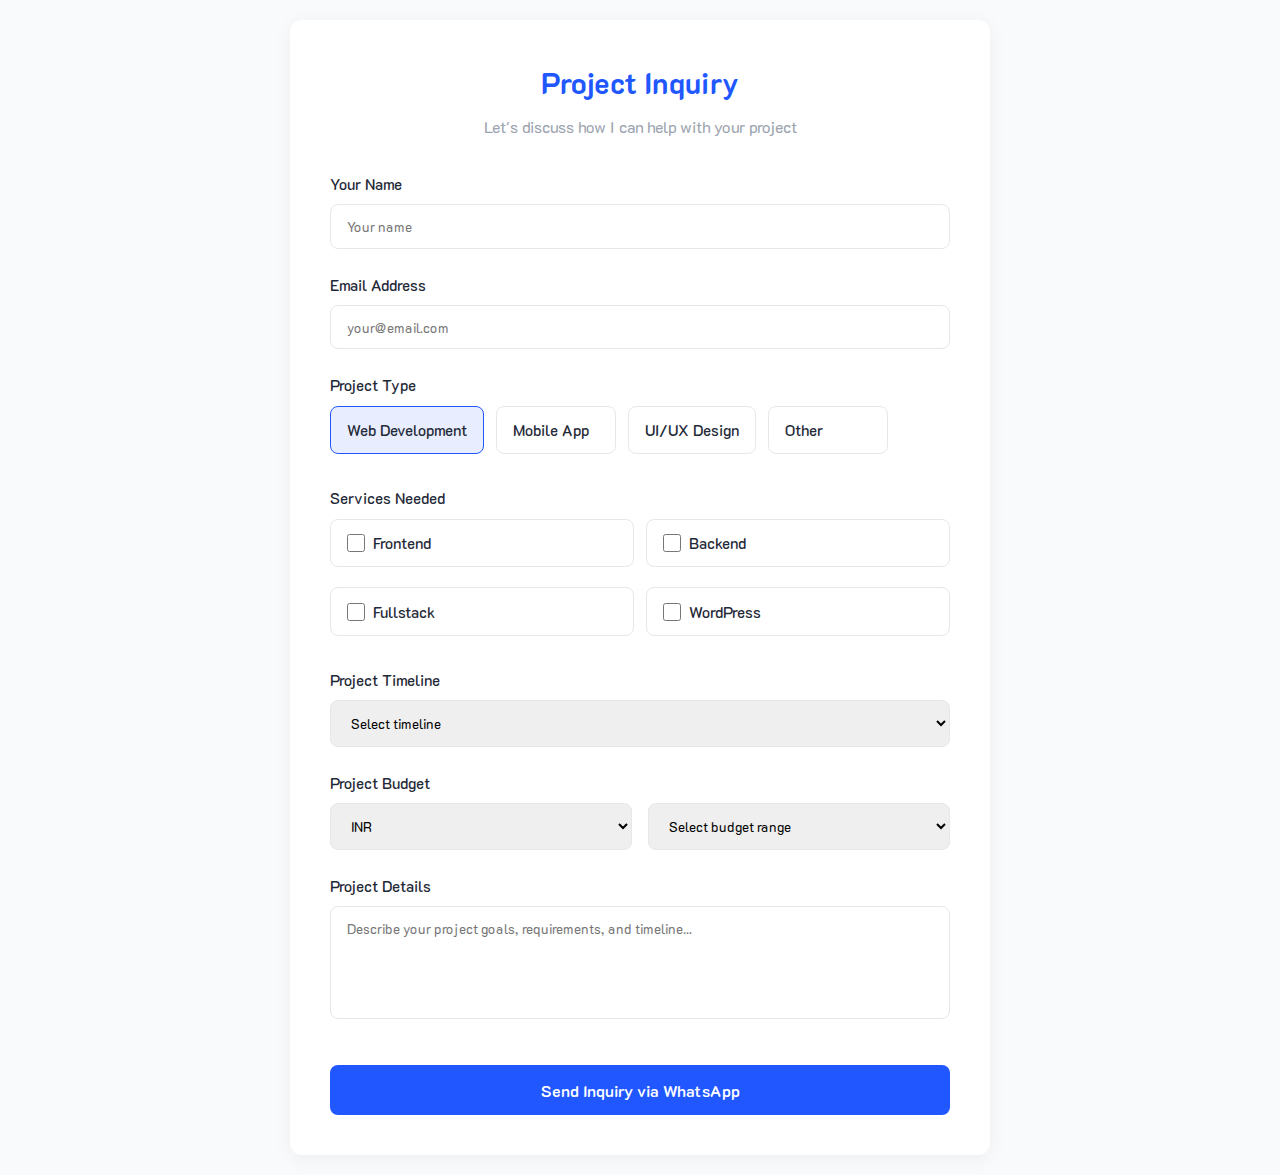
<file: hire_me.html>
<!DOCTYPE html>
<html lang="en">
<head>
    <link href="https://fonts.googleapis.com/css2?family=K2D:wght@200;300;400;500;600;700&display=swap" rel="stylesheet">
    <meta charset="UTF-8">
    <meta name="viewport" content="width=device-width, initial-scale=1.0">
    <title>Work With Me | Your Portfolio</title>
    <style>
        :root {
            --primary: #2057FF;
            --primary-light: rgba(32, 87, 255, 0.1);
            --dark: #1F2937;
            --light: #F9FAFB;
            --gray: #E5E7EB;
            --gray-dark: #9CA3AF;
            --success: #10B981;
            --border-radius: 8px;
        }
        
        * {
            margin: 0;
            padding: 0;
            box-sizing: border-box;
        }
        
        body {
            font-family: 'K2D', sans-serif;
            background-color: #f8fafc;
            color: var(--dark);
            line-height: 1.6;
            padding: 20px;
        }
        
        .card {
            background: white;
            border-radius: 12px;
            box-shadow: 0 4px 20px rgba(0, 0, 0, 0.05);
            max-width: 700px;
            margin: 0 auto;
            padding: 2.5rem;
            animation: fadeIn 0.4s ease-out;
        }
        
        .form-header {
            text-align: center;
            margin-bottom: 2rem;
        }
        
        .form-header h2 {
            font-size: 1.8rem;
            margin-bottom: 0.5rem;
            color: var(--primary);
        }
        
        .form-header p {
            color: var(--gray-dark);
        }
        
        .form-group {
            margin-bottom: 1.5rem;
        }
        
        label {
            display: block;
            margin-bottom: 0.5rem;
            font-weight: 500;
            color: var(--dark);
            font-size: 0.95rem;
        }
        
        input, select, textarea {
            width: 100%;
            padding: 0.8rem 1rem;
            border: 1px solid var(--gray);
            border-radius: var(--border-radius);
            font-family: 'K2D';
            transition: all 0.2s;
        }
        
        input:focus, select:focus, textarea:focus {
            outline: none;
            border-color: var(--primary);
            box-shadow: 0 0 0 3px var(--primary-light);
        }
        
        .option-group {
            display: flex;
            flex-wrap: wrap;
            gap: 0.75rem;
        }
        
        .option-item {
            display: flex;
            align-items: center;
            gap: 0.5rem;
            padding: 0.7rem 1rem;
            border-radius: var(--border-radius);
            border: 1px solid var(--gray);
            background: white;
            transition: all 0.2s;
            cursor: pointer;
            flex: 1 1 calc(50% - 0.75rem);
            min-width: 120px;
            position: relative;
        }
        
        .option-item:hover {
            border-color: var(--primary);
            background-color: var(--primary-light);
        }
        
        input[type="radio"] {
            position: absolute;
            opacity: 0;
            width: 0;
            height: 0;
        }
        
        input[type="radio"]:checked + .option-item {
            border-color: var(--primary);
            background-color: var(--primary-light);
        }
        
        .option-item input[type="checkbox"] {
            width: 18px;
            height: 18px;
            min-width: 18px;
            accent-color: var(--primary);
        }
        
        .budget-container {
            display: flex;
            gap: 1rem;
        }
        
        .budget-container select {
            flex: 2;
        }
        
        .currency-select {
            flex: 1;
        }
        
        .submit-btn {
            background: var(--primary);
            color: white;
            border: none;
            padding: 0.9rem;
            border-radius: var(--border-radius);
            font-weight: 600;
            cursor: pointer;
            width: 100%;
            transition: all 0.2s;
            margin-top: 1rem;
            font-size: 1rem;
            font-family: "K2D";
        }
        
        .submit-btn:hover {
            background: #1a4be6;
            transform: translateY(-1px);
        }
        
        .success-message {
            display: none;
            background-color: rgba(16, 185, 129, 0.1);
            color: var(--success);
            padding: 1rem;
            border-radius: var(--border-radius);
            text-align: center;
            margin-top: 1.5rem;
            font-weight: 500;
            border-left: 3px solid var(--success);
        }
        
        @keyframes fadeIn {
            from { opacity: 0; transform: translateY(10px); }
            to { opacity: 1; transform: translateY(0); }
        }
        
        @media (max-width: 600px) {
            .card {
                padding: 1.5rem;
            }
            
            .option-group {
                flex-direction: column;
                gap: 0.5rem;
            }
            
            .option-item {
                flex: 1 1 100%;
                padding: 0.8rem;
            }
            
            .budget-container {
                flex-direction: column;
                gap: 0.75rem;
            }
        }
    </style>
</head>
<body>
    <div class="card">
        <div class="form-header">
            <h2>Project Inquiry</h2>
            <p>Let's discuss how I can help with your project</p>
        </div>
        
        <form id="hireForm">
            <div class="form-group">
                <label for="name">Your Name</label>
                <input type="text" id="name" placeholder="Your name" required>
            </div>
            
            <div class="form-group">
                <label for="email">Email Address</label>
                <input type="email" id="email" placeholder="your@email.com" required>
            </div>
            
            <div class="form-group">
                <label>Project Type</label>
                <div class="option-group">
                    <div class="radio-wrapper">
                        <input type="radio" id="web" name="projectType" value="Web Development" checked>
                        <label for="web" class="option-item">Web Development</label>
                    </div>
                    <div class="radio-wrapper">
                        <input type="radio" id="mobile" name="projectType" value="Mobile App">
                        <label for="mobile" class="option-item">Mobile App</label>
                    </div>
                    <div class="radio-wrapper">
                        <input type="radio" id="design" name="projectType" value="UI/UX Design">
                        <label for="design" class="option-item">UI/UX Design</label>
                    </div>
                    <div class="radio-wrapper">
                        <input type="radio" id="other" name="projectType" value="Other">
                        <label for="other" class="option-item">Other</label>
                    </div>
                </div>
            </div>
            
            <div class="form-group">
                <label>Services Needed</label>
                <div class="option-group" id="servicesContainer">
                    <!-- Will be populated by JavaScript -->
                </div>
            </div>
            
            <div class="form-group">
                <label for="timeline">Project Timeline</label>
                <select id="timeline" required>
                    <option value="" disabled selected>Select timeline</option>
                    <option value="1-4 weeks">1-4 weeks</option>
                    <option value="1-3 months">1-3 months</option>
                    <option value="3-6 months">3-6 months</option>
                    <option value="6+ months">6+ months</option>
                </select>
            </div>
            
            <div class="form-group">
                <label for="budget">Project Budget</label>
                <div class="budget-container">
                    <select id="currency" class="currency-select">
                        <option value="INR">INR</option>
                        <option value="USD">USD</option>
                    </select>
                    <select id="budget" required>
                        <option value="" disabled selected>Select budget range</option>
                        <option value="Under ₹50,000">Under ₹50,000</option>
                        <option value="₹50,000 - ₹1,00,000">₹50,000 - ₹1,00,000</option>
                        <option value="₹1,00,000 - ₹3,00,000">₹1,00,000 - ₹3,00,000</option>
                        <option value="₹3,00,000+">₹3,00,000+</option>
                    </select>
                </div>
            </div>
            
            <div class="form-group">
                <label for="message">Project Details</label>
                <textarea id="message" rows="5" placeholder="Describe your project goals, requirements, and timeline..." style="resize: none;"></textarea>
            </div>
            
            <button type="submit" class="submit-btn">Send Inquiry via WhatsApp</button>
            
            <div class="success-message" id="successMessage">
                <svg xmlns="http://www.w3.org/2000/svg" width="20" height="20" viewBox="0 0 24 24" fill="none" stroke="currentColor" stroke-width="2" stroke-linecap="round" stroke-linejoin="round" style="margin-right: 8px;">
                    <path d="M22 11.08V12a10 10 0 1 1-5.93-9.14"></path>
                    <polyline points="22 4 12 14.01 9 11.01"></polyline>
                </svg>
                Thank you! Your inquiry has been sent via WhatsApp.
            </div>
        </form>
    </div>

    <script>
        const hireForm = document.getElementById('hireForm');
        const successMessage = document.getElementById('successMessage');
        const servicesContainer = document.getElementById('servicesContainer');
        const budgetSelect = document.getElementById('budget');
        const currencySelect = document.getElementById('currency');
        
        // Service options by project type
        const serviceOptions = {
            web: [
                { value: "Frontend Development", label: "Frontend" },
                { value: "Backend Development", label: "Backend" },
                { value: "Fullstack Development", label: "Fullstack" },
                { value: "WordPress Development", label: "WordPress" }
            ],
            mobile: [
                { value: "Flutter App", label: "Flutter" },
                { value: "React Native App", label: "React Native" },
                { value: "iOS App", label: "iOS" },
                { value: "Android App", label: "Android" },
                { value: "Cross-platform App", label: "Cross-platform" }
            ],
            design: [
                { value: "UI Design", label: "UI Design" },
                { value: "UX Design", label: "UX Design" },
                { value: "Prototyping", label: "Prototyping" },
                { value: "Branding", label: "Branding" },
                { value: "Design System", label: "Design System" }
            ],
            other: [
                { value: "Consulting", label: "Consulting" },
                { value: "Mentoring", label: "Mentoring" },
                { value: "Code Review", label: "Code Review" },
                { value: "Other Service", label: "Other" }
            ]
        };
        
        // Budget ranges in different currencies
        const budgetRanges = {
            INR: [
                { value: "Under ₹50,000", label: "Under ₹50,000" },
                { value: "₹50,000 - ₹1,00,000", label: "₹50,000 - ₹1,00,000" },
                { value: "₹1,00,000 - ₹3,00,000", label: "₹1,00,000 - ₹3,00,000" },
                { value: "₹3,00,000+", label: "₹3,00,000+" }
            ],
            USD: [
                { value: "Under $1,000", label: "Under $1,000" },
                { value: "$1,000 - $5,000", label: "$1,000 - $5,000" },
                { value: "$5,000 - $15,000", label: "$5,000 - $15,000" },
                { value: "$15,000+", label: "$15,000+" }
            ]
        };
        
        // Update services based on project type
        function updateServices(projectType) {
            servicesContainer.innerHTML = '';
            const services = serviceOptions[projectType] || serviceOptions.other;
            
            services.forEach(service => {
                const optionItem = document.createElement('label');
                optionItem.className = 'option-item';
                optionItem.innerHTML = `
                    <input type="checkbox" name="services" value="${service.value}">
                    ${service.label}
                `;
                servicesContainer.appendChild(optionItem);
            });
        }
        
        // Update budget options based on currency
        function updateBudgetOptions(currency) {
            budgetSelect.innerHTML = '<option value="" disabled selected>Select budget range</option>';
            const ranges = budgetRanges[currency] || budgetRanges.INR;
            
            ranges.forEach(range => {
                const option = document.createElement('option');
                option.value = range.value;
                option.textContent = range.label;
                budgetSelect.appendChild(option);
            });
        }
        
        // Initial setup
        updateServices('web');
        
        // Event listeners
        document.querySelectorAll('input[name="projectType"]').forEach(radio => {
            radio.addEventListener('change', (e) => {
                updateServices(e.target.id); // Use id instead of value
            });
        });
        
        currencySelect.addEventListener('change', (e) => {
            updateBudgetOptions(e.target.value);
        });
        
        hireForm.addEventListener('submit', (e) => {
            e.preventDefault();
            
            // Get form values
            const formData = {
                name: document.getElementById('name').value,
                email: document.getElementById('email').value,
                projectType: document.querySelector('input[name="projectType"]:checked').value,
                services: Array.from(document.querySelectorAll('input[name="services"]:checked')).map(el => el.value),
                timeline: document.getElementById('timeline').value,
                budget: document.getElementById('budget').value,
                currency: document.getElementById('currency').value,
                message: document.getElementById('message').value
            };
            
            // Format WhatsApp message
            const whatsappMessage = `
 *Project Inquiry*

*Name:* ${formData.name}
*Email:* ${formData.email}
*Project Type:* ${formData.projectType}
*Services Needed:* ${formData.services.join(', ')}
*Timeline:* ${formData.timeline}
*Budget:* ${formData.budget}

*Project Details:*
${formData.message}

            `.trim();
            
            // Create WhatsApp link (REPLACE 911234567890 WITH YOUR NUMBER)
            const phoneNumber = '919544997031'; // With country code, no + or spaces
            const whatsappUrl = `https://wa.me/${phoneNumber}?text=${encodeURIComponent(whatsappMessage)}`;
            
            // Open WhatsApp
            window.open(whatsappUrl, '_self');
            
            // Show success message
            hireForm.style.display = 'none';
            successMessage.style.display = 'block';
            
            // Reset form after 5 seconds
            setTimeout(() => {
                hireForm.reset();
                hireForm.style.display = 'block';
                successMessage.style.display = 'none';
                updateServices('web');
                updateBudgetOptions('INR');
                currencySelect.value = 'INR';
            }, 5000);
        });
    </script>
</body>
</html>
</file>
